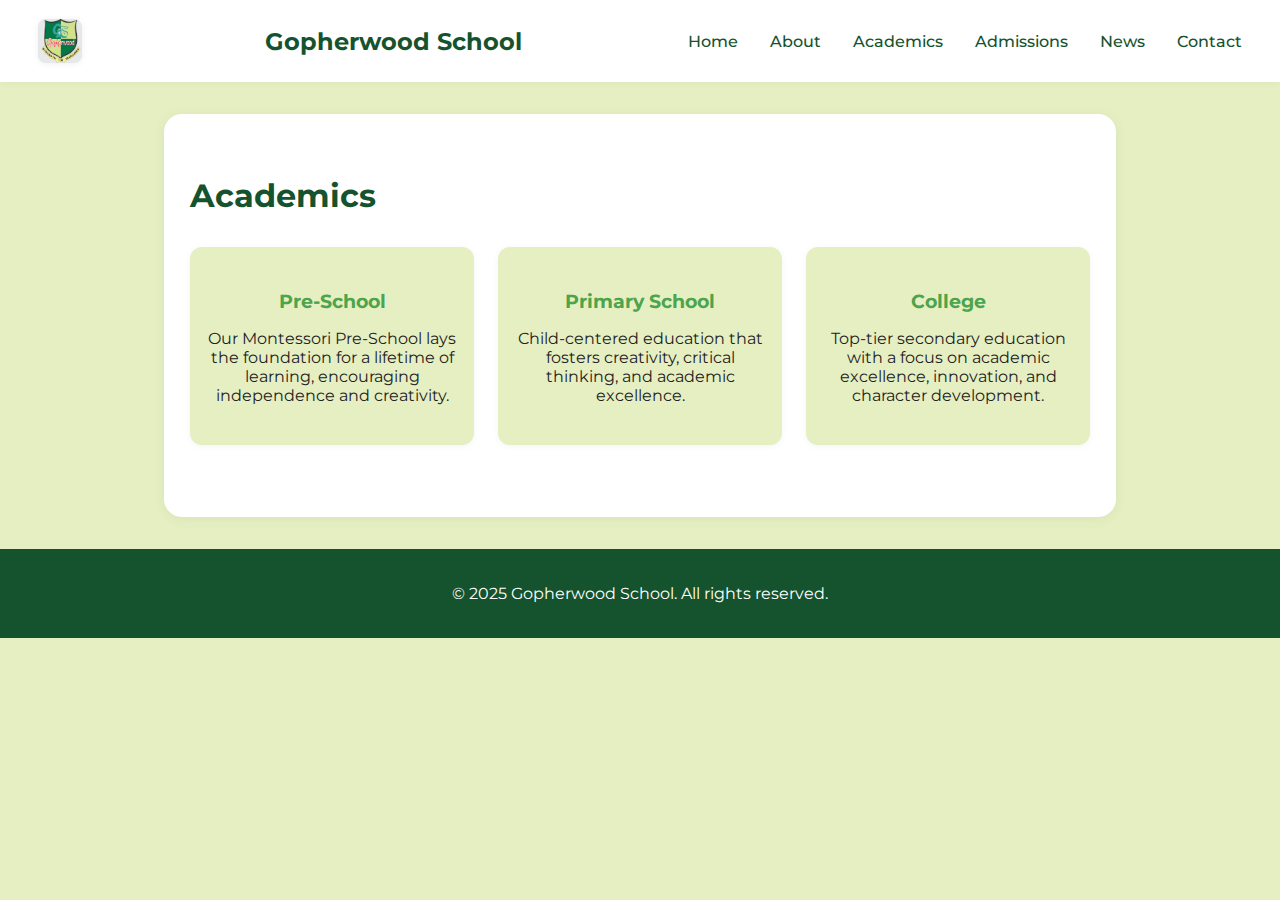
<file: academics.html>
<!-- Academics Page for Gopherwood School -->
<!DOCTYPE html>
<html lang="en">
<head>
    <meta charset="UTF-8">
    <meta name="viewport" content="width=device-width, initial-scale=1.0">
    <title>Academics - Gopherwood School</title>
    <link href="https://fonts.googleapis.com/css?family=Montserrat:700,400&display=swap" rel="stylesheet">
    <style>
        :root {
            --primary: #14532d;
            --secondary: #4ca44c;
            --accent: #e6efc2;
            --banner: #ffe066;
            --highlight: #e63946;
            --white: #fff;
            --text: #222;
        }
        body { background: var(--accent); color: var(--text); font-family: 'Montserrat', Arial, sans-serif; margin: 0; }
        .navbar { background: var(--white); box-shadow: 0 2px 8px rgba(20,83,45,0.04); padding: 1.2rem 3vw; display: flex; justify-content: space-between; align-items: center; }
        .logo { font-weight: 700; font-size: 1.5rem; color: var(--primary); }
        .nav-links { list-style: none; display: flex; gap: 2rem; margin: 0; padding: 0; }
        .nav-links a { text-decoration: none; color: var(--primary); font-weight: 500; transition: color 0.2s; }
        .nav-links a:hover { color: var(--highlight); }
        main { max-width: 900px; margin: 2rem auto; background: var(--white); border-radius: 18px; box-shadow: 0 2px 12px rgba(20,83,45,0.07); padding: 2.5rem 2vw; }
        h1 { color: var(--primary); }
        .academics-grid { display: grid; grid-template-columns: repeat(auto-fit, minmax(220px, 1fr)); gap: 1.5rem; margin: 2rem 0; }
        .academic-card { background: var(--accent); border-radius: 12px; padding: 1.5rem 1rem; box-shadow: 0 1px 6px rgba(20,83,45,0.06); text-align: center; }
        .academic-card h3 { color: var(--secondary); margin-bottom: 0.7rem; }
        footer { background: var(--primary); color: var(--white); text-align: center; padding: 1.2rem 0; font-size: 1rem; margin-top: 2rem; }

        @media (max-width: 700px) {
            .navbar {
                flex-direction: column;
                align-items: flex-start;
                padding: 1.2rem 2vw;
            }
            .nav-links {
                flex-direction: column;
                gap: 1rem;
                width: 100%;
                margin-top: 0.5rem;
                display: none;
                background: var(--white);
                position: absolute;
                top: 60px;
                left: 0;
                box-shadow: 0 2px 8px rgba(20,83,45,0.08);
                border-radius: 0 0 12px 12px;
                z-index: 99;
            }
            .nav-links.active {
                display: flex;
            }
            .nav-toggle {
                display: flex;
            }
        }
        .nav-toggle {
            display: none;
            flex-direction: column;
            cursor: pointer;
            margin-left: auto;
        }
        .nav-toggle span {
            height: 3px;
            width: 28px;
            background: var(--primary);
            margin: 4px 0;
            border-radius: 2px;
            transition: 0.3s;
        }
    </style>
</head>
<body>
    <nav class="navbar">
        <img src="schoollogo.jpg" alt="Gopherwood School Logo" style="height:44px;width:auto;margin-right:1rem;vertical-align:middle;border-radius:8px;background:#fff;box-shadow:0 1px 6px rgba(20,83,45,0.08);">
        <div class="logo">Gopherwood School</div>
        <div class="nav-toggle" id="nav-toggle">
            <span></span>
            <span></span>
            <span></span>
        </div>
        <ul class="nav-links" id="nav-links">
            <li><a href="test1.html">Home</a></li>
            <li><a href="about.html">About</a></li>
            <li><a href="academics.html">Academics</a></li>
            <li><a href="admissions.html">Admissions</a></li>
            <li><a href="news.html">News</a></li>
            <li><a href="contact.html">Contact</a></li>
        </ul>
    </nav>
    <main>
        <h1>Academics</h1>
        <div class="academics-grid">
            <div class="academic-card">
                <h3>Pre-School</h3>
                <p>Our Montessori Pre-School lays the foundation for a lifetime of learning, encouraging independence and creativity.</p>
            </div>
            <div class="academic-card">
                <h3>Primary School</h3>
                <p>Child-centered education that fosters creativity, critical thinking, and academic excellence.</p>
            </div>
            <div class="academic-card">
                <h3>College</h3>
                <p>Top-tier secondary education with a focus on academic excellence, innovation, and character development.</p>
            </div>
        </div>
    </main>
    <footer>
        <p>&copy; 2025 Gopherwood School. All rights reserved.</p>
    </footer>
    <script>
    // Mobile nav toggle
    document.addEventListener('DOMContentLoaded', function() {
        var navToggle = document.getElementById('nav-toggle');
        var navLinks = document.getElementById('nav-links');
        if(navToggle && navLinks) {
            navToggle.addEventListener('click', function() {
                navLinks.classList.toggle('active');
            });
        }
    });
    </script>
</body>
</html>
</file>
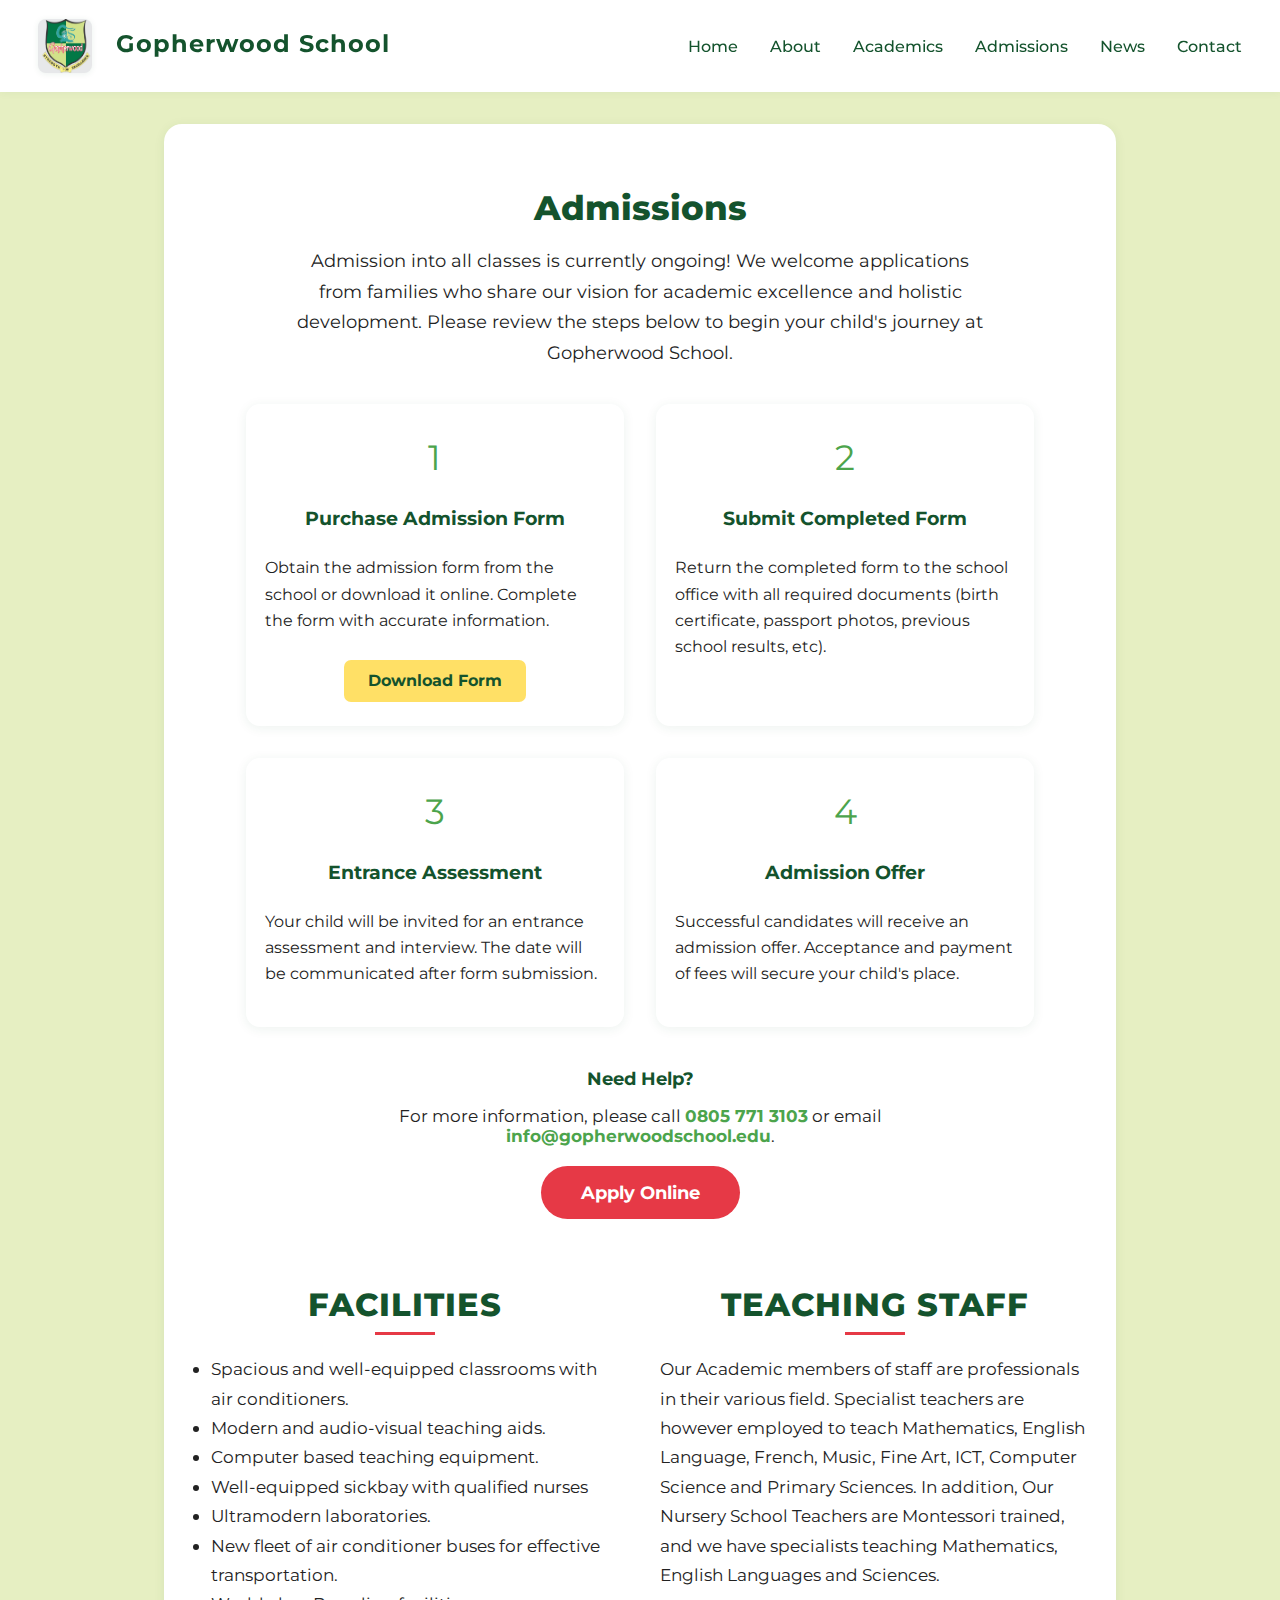
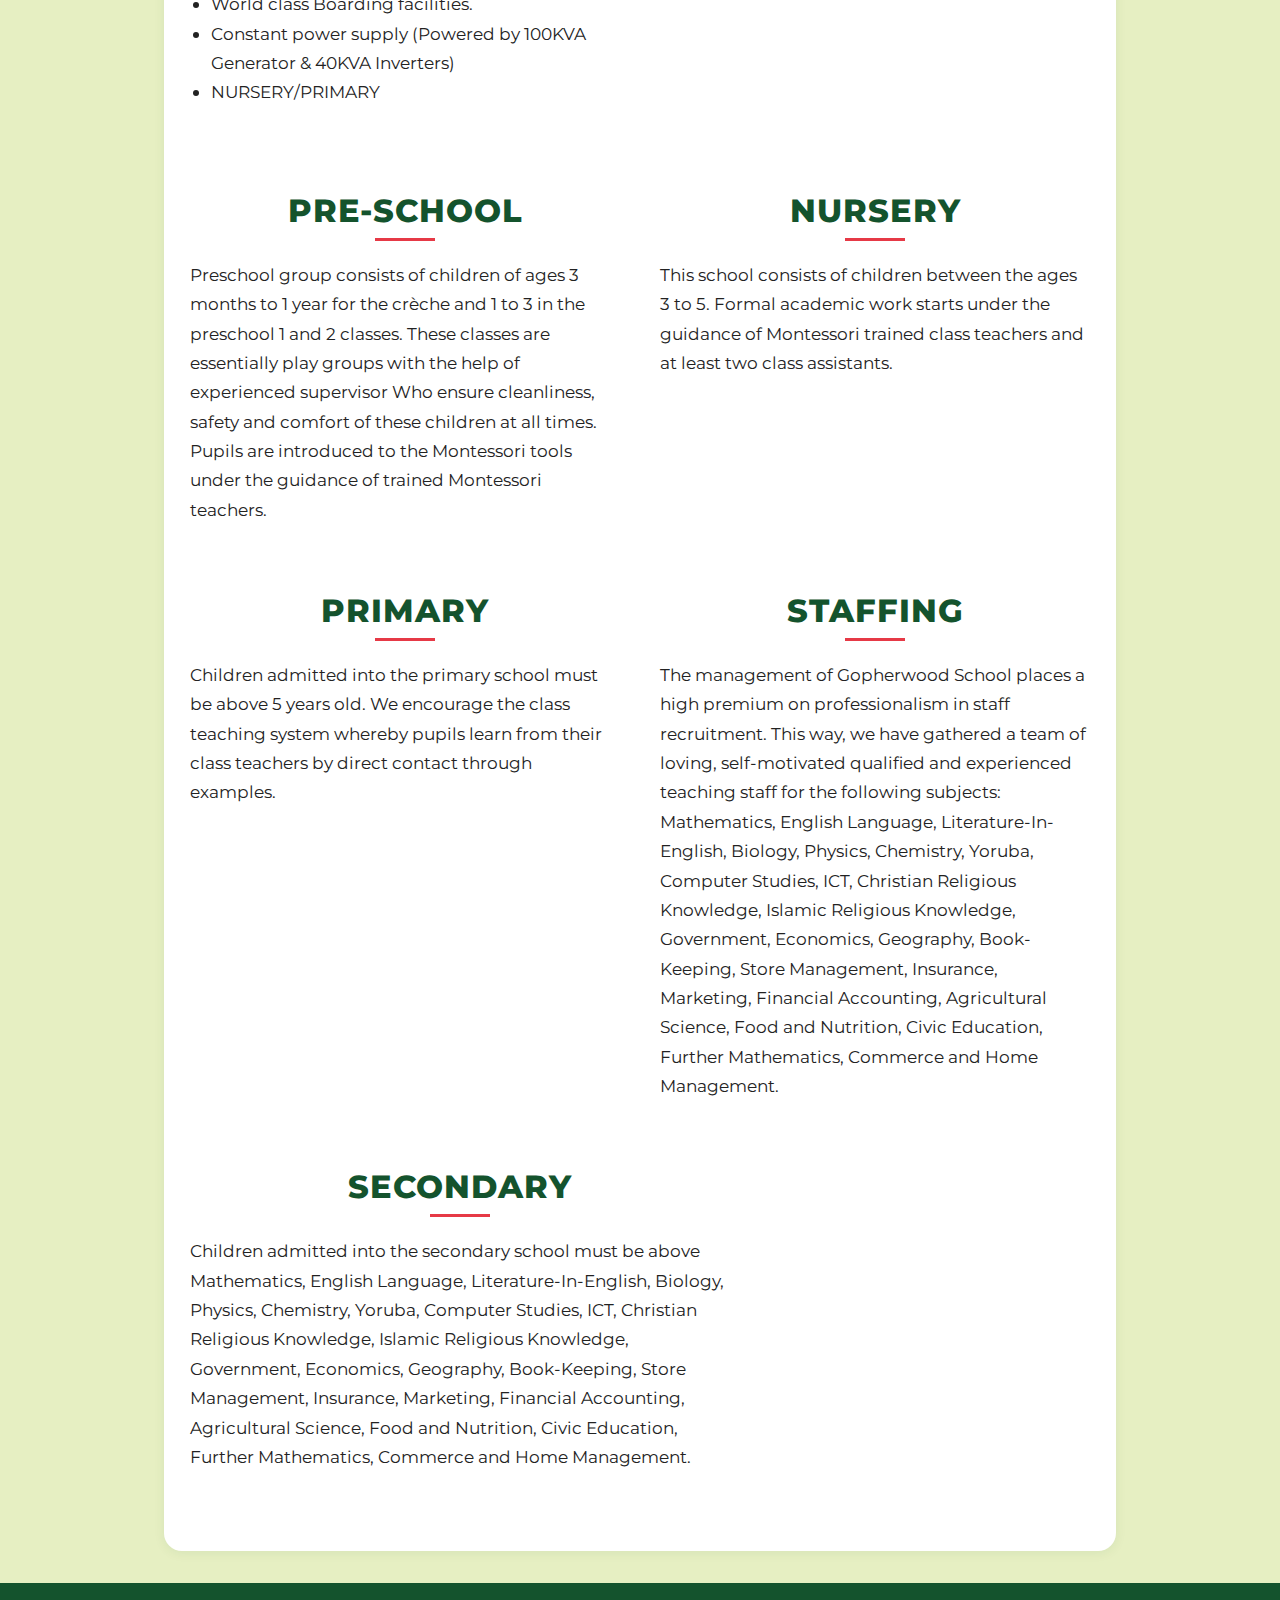
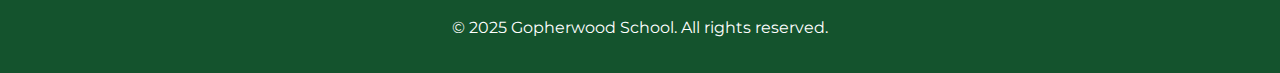
<file: admissions.html>
<!-- Admissions Page for Gopherwood School -->
<!DOCTYPE html>
<html lang="en">
<head>
    <meta charset="UTF-8">
    <meta name="viewport" content="width=device-width, initial-scale=1.0">
    <title>Admissions - Gopherwood School</title>
    <link href="https://fonts.googleapis.com/css?family=Montserrat:700,400&display=swap" rel="stylesheet">
    <link rel="stylesheet" href="styles.css">
    <style>
        :root {
            --primary: #14532d;
            --secondary: #4ca44c;
            --accent: #e6efc2;
            --banner: #ffe066;
            --highlight: #e63946;
            --white: #fff;
            --text: #222;
        }
        body { background: var(--accent); color: var(--text); font-family: 'Montserrat', Arial, sans-serif; margin: 0; }
        .navbar { background: var(--white); box-shadow: 0 2px 8px rgba(20,83,45,0.04); padding: 1.2rem 3vw; display: flex; justify-content: space-between; align-items: center; }
        .logo { font-weight: 700; font-size: 1.5rem; color: var(--primary); }
        .nav-links { list-style: none; display: flex; gap: 2rem; margin: 0; padding: 0; }
        .nav-links a { text-decoration: none; color: var(--primary); font-weight: 500; transition: color 0.2s; }
        .nav-links a:hover { color: var(--highlight); }
        main { max-width: 900px; margin: 2rem auto; background: var(--white); border-radius: 18px; box-shadow: 0 2px 12px rgba(20,83,45,0.07); padding: 2.5rem 2vw; }
        h1 { color: var(--primary); }
        .admission-links { margin: 2rem 0; display: flex; flex-wrap: wrap; gap: 1.5rem; }
        .admission-links a { background: var(--banner); color: var(--primary); padding: 1rem 2rem; border-radius: 8px; font-weight: 700; text-decoration: none; transition: background 0.2s; }
        .admission-links a:hover { background: var(--primary); color: var(--white); }
        footer { background: var(--primary); color: var(--white); text-align: center; padding: 1.2rem 0; font-size: 1rem; margin-top: 2rem; }
        @media (max-width: 700px) {
            .navbar {
                flex-direction: column;
                align-items: flex-start;
                padding: 1.2rem 2vw;
            }
            .nav-links {
                flex-direction: column;
                gap: 1rem;
                width: 100%;
                margin-top: 0.5rem;
                display: none;
                background: var(--white);
                position: absolute;
                top: 60px;
                left: 0;
                box-shadow: 0 2px 8px rgba(20,83,45,0.08);
                border-radius: 0 0 12px 12px;
                z-index: 99;
            }
            .nav-links.active {
                display: flex;
            }
            .nav-toggle {
                display: flex;
            }
        }
        .nav-toggle {
            display: none;
            flex-direction: column;
            cursor: pointer;
            margin-left: auto;
        }
        .nav-toggle span {
            height: 3px;
            width: 28px;
            background: var(--primary);
            margin: 4px 0;
            border-radius: 2px;
            transition: 0.3s;
        }
    </style>
</head>
<body>
    <nav class="navbar">
        
        <div class="logo"><img id="logo" src="schoollogo.jpg" alt="Gopherwood School Logo"> Gopherwood School</div>
        <div class="nav-toggle" id="nav-toggle">
            <span></span>
            <span></span>
            <span></span>
        </div>
        <ul class="nav-links" id="nav-links">
            <li><a href="index.html">Home</a></li>
            <li><a href="about.html">About</a></li>
            <li><a href="academics.html">Academics</a></li>
            <li><a href="admissions.html">Admissions</a></li>
            <li><a href="news.html">News</a></li>
            <li><a href="contact.html">Contact</a></li>
        </ul>
    </nav>
    <main>
        <h1 style="color:var(--primary);font-size:2.1rem;font-weight:800;margin-bottom:0.7rem;text-align:center;">Admissions</h1>
        <div style="max-width:700px;margin:0 auto 2.2rem auto;text-align:center;">
            <p style="font-size:1.13rem;line-height:1.7;margin-bottom:1.2rem;">Admission into all classes is currently ongoing! We welcome applications from families who share our vision for academic excellence and holistic development. Please review the steps below to begin your child's journey at Gopherwood School.</p>
        </div>
        <div style="display:flex;flex-wrap:wrap;gap:2rem;justify-content:center;margin-bottom:2.5rem;">
            <div style="flex:1 1 260px;min-width:240px;max-width:340px;background:var(--white);border-radius:14px;box-shadow:0 2px 12px rgba(20,83,45,0.08);padding:2rem 1.2rem 1.5rem 1.2rem;display:flex;flex-direction:column;align-items:center;">
                <div style="font-size:2.2rem;color:var(--secondary);margin-bottom:0.7rem;">1</div>
                <h2 style="color:var(--primary);font-size:1.2rem;font-weight:700;margin-bottom:0.5rem;">Purchase Admission Form</h2>
                <p style="font-size:1.02rem;line-height:1.6;">Obtain the admission form from the school or download it online. Complete the form with accurate information.</p>
                <a href="#" style="margin-top:0.7rem;background:var(--banner);color:var(--primary);padding:0.7rem 1.5rem;border-radius:7px;font-weight:700;text-decoration:none;transition:background 0.2s;">Download Form</a>
            </div>
            <div style="flex:1 1 260px;min-width:240px;max-width:340px;background:var(--white);border-radius:14px;box-shadow:0 2px 12px rgba(20,83,45,0.08);padding:2rem 1.2rem 1.5rem 1.2rem;display:flex;flex-direction:column;align-items:center;">
                <div style="font-size:2.2rem;color:var(--secondary);margin-bottom:0.7rem;">2</div>
                <h2 style="color:var(--primary);font-size:1.2rem;font-weight:700;margin-bottom:0.5rem;">Submit Completed Form</h2>
                <p style="font-size:1.02rem;line-height:1.6;">Return the completed form to the school office with all required documents (birth certificate, passport photos, previous school results, etc).</p>
            </div>
            <div style="flex:1 1 260px;min-width:240px;max-width:340px;background:var(--white);border-radius:14px;box-shadow:0 2px 12px rgba(20,83,45,0.08);padding:2rem 1.2rem 1.5rem 1.2rem;display:flex;flex-direction:column;align-items:center;">
                <div style="font-size:2.2rem;color:var(--secondary);margin-bottom:0.7rem;">3</div>
                <h2 style="color:var(--primary);font-size:1.2rem;font-weight:700;margin-bottom:0.5rem;">Entrance Assessment</h2>
                <p style="font-size:1.02rem;line-height:1.6;">Your child will be invited for an entrance assessment and interview. The date will be communicated after form submission.</p>
            </div>
            <div style="flex:1 1 260px;min-width:240px;max-width:340px;background:var(--white);border-radius:14px;box-shadow:0 2px 12px rgba(20,83,45,0.08);padding:2rem 1.2rem 1.5rem 1.2rem;display:flex;flex-direction:column;align-items:center;">
                <div style="font-size:2.2rem;color:var(--secondary);margin-bottom:0.7rem;">4</div>
                <h2 style="color:var(--primary);font-size:1.2rem;font-weight:700;margin-bottom:0.5rem;">Admission Offer</h2>
                <p style="font-size:1.02rem;line-height:1.6;">Successful candidates will receive an admission offer. Acceptance and payment of fees will secure your child's place.</p>
            </div>
        </div>
        <div style="max-width:700px;margin:0 auto 2.2rem auto;text-align:center;">
            <h3 style="color:var(--primary);font-size:1.15rem;font-weight:700;margin-bottom:0.5rem;">Need Help?</h3>
            <p style="font-size:1.05rem;">For more information, please call <a href="tel:+2348057713103" style="color:var(--secondary);font-weight:700;text-decoration:none;">0805 771 3103</a> or email <a href="mailto:info@gopherwoodschool.edu" style="color:var(--secondary);font-weight:700;text-decoration:none;">info@gopherwoodschool.edu</a>.</p>
        </div>
        <div style="max-width:700px;margin:0 auto 2.2rem auto;text-align:center;">
            <a href="#" style="background:var(--highlight);color:var(--white);padding:1rem 2.5rem;border-radius:30px;font-weight:700;font-size:1.1rem;text-decoration:none;transition:background 0.2s;">Apply Online</a>
        </div>
        <section style="display:flex;flex-wrap:wrap;gap:2.5rem;align-items:stretch;justify-content:space-between;margin:3.5rem 0 2.5rem 0;">
            <!-- Facilities -->
            <div style="flex:1 1 340px;min-width:260px;max-width:540px;">
                <h2 style="text-align:center;font-size:2rem;font-weight:800;color:var(--primary);margin-bottom:0.2rem;letter-spacing:1px;">FACILITIES</h2>
                <div style="width:60px;height:3px;background:var(--highlight);margin:0.5rem auto 1.2rem auto;"></div>
                <ul style="font-size:1.08rem;line-height:1.7;color:var(--text);padding-left:1.2em;">
                    <li>Spacious and well-equipped classrooms with air conditioners.</li>
                    <li>Modern and audio-visual teaching aids.</li>
                    <li>Computer based teaching equipment.</li>
                    <li>Well-equipped sickbay with qualified nurses</li>
                    <li>Ultramodern laboratories.</li>
                    <li>New fleet of air conditioner buses for effective transportation.</li>
                    <li>World class Boarding facilities.</li>
                    <li>Constant power supply (Powered by 100KVA Generator & 40KVA Inverters)</li>
                    <li>NURSERY/PRIMARY</li>
                </ul>
            </div>
            <!-- Teaching Staff -->
            <div style="flex:1 1 340px;min-width:260px;max-width:540px;">
                <h2 style="text-align:center;font-size:2rem;font-weight:800;color:var(--primary);margin-bottom:0.2rem;letter-spacing:1px;">TEACHING STAFF</h2>
                <div style="width:60px;height:3px;background:var(--highlight);margin:0.5rem auto 1.2rem auto;"></div>
                <p style="font-size:1.08rem;line-height:1.7;color:var(--text);margin:0;">Our Academic members of staff are professionals in their various field. Specialist teachers are however employed to teach Mathematics, English Language, French, Music, Fine Art, ICT, Computer Science and Primary Sciences. In addition, Our Nursery School Teachers are Montessori trained, and we have specialists teaching Mathematics, English Languages and Sciences.</p>
            </div>
        </section>
        <section style="display:flex;flex-wrap:wrap;gap:2.5rem;align-items:stretch;justify-content:space-between;margin-bottom:2.5rem;">
            <!-- Pre-School -->
            <div style="flex:1 1 340px;min-width:260px;max-width:540px;">
                <h2 style="text-align:center;font-size:2rem;font-weight:800;color:var(--primary);margin-bottom:0.2rem;letter-spacing:1px;">PRE-SCHOOL</h2>
                <div style="width:60px;height:3px;background:var(--highlight);margin:0.5rem auto 1.2rem auto;"></div>
                <p style="font-size:1.08rem;line-height:1.7;color:var(--text);margin:0;">Preschool group consists of children of ages 3 months to 1 year for the crèche and 1 to 3 in the preschool 1 and 2 classes. These classes are essentially play groups with the help of experienced supervisor Who ensure cleanliness, safety and comfort of these children at all times. Pupils are introduced to the Montessori tools under the guidance of trained Montessori teachers.</p>
            </div>
            <!-- Nursery -->
            <div style="flex:1 1 340px;min-width:260px;max-width:540px;">
                <h2 style="text-align:center;font-size:2rem;font-weight:800;color:var(--primary);margin-bottom:0.2rem;letter-spacing:1px;">NURSERY</h2>
                <div style="width:60px;height:3px;background:var(--highlight);margin:0.5rem auto 1.2rem auto;"></div>
                <p style="font-size:1.08rem;line-height:1.7;color:var(--text);margin:0;">This school consists of children between the ages 3 to 5. Formal academic work starts under the guidance of Montessori trained class teachers and at least two class assistants.</p>
            </div>
        </section>
        <section style="display:flex;flex-wrap:wrap;gap:2.5rem;align-items:stretch;justify-content:space-between;margin-bottom:2.5rem;">
            <!-- Primary -->
            <div style="flex:1 1 340px;min-width:260px;max-width:540px;">
                <h2 style="text-align:center;font-size:2rem;font-weight:800;color:var(--primary);margin-bottom:0.2rem;letter-spacing:1px;">PRIMARY</h2>
                <div style="width:60px;height:3px;background:var(--highlight);margin:0.5rem auto 1.2rem auto;"></div>
                <p style="font-size:1.08rem;line-height:1.7;color:var(--text);margin:0;">Children admitted into the primary school must be above 5 years old. We encourage the class teaching system whereby pupils learn from their class teachers by direct contact through examples.</p>
            </div>
            <!-- Staffing -->
            <div style="flex:1 1 340px;min-width:260px;max-width:540px;">
                <h2 style="text-align:center;font-size:2rem;font-weight:800;color:var(--primary);margin-bottom:0.2rem;letter-spacing:1px;">STAFFING</h2>
                <div style="width:60px;height:3px;background:var(--highlight);margin:0.5rem auto 1.2rem auto;"></div>
                <p style="font-size:1.08rem;line-height:1.7;color:var(--text);margin:0;">The management of Gopherwood School places a high premium on professionalism in staff recruitment. This way, we have gathered a team of loving, self-motivated qualified and experienced teaching staff for the following subjects:</p>
                <p style="font-size:1.08rem;line-height:1.7;color:var(--text);margin:0;">Mathematics, English Language, Literature-In-English, Biology, Physics, Chemistry, Yoruba, Computer Studies, ICT, Christian Religious Knowledge, Islamic Religious Knowledge, Government, Economics, Geography, Book-Keeping, Store Management, Insurance, Marketing, Financial Accounting, Agricultural Science, Food and Nutrition, Civic Education, Further Mathematics, Commerce and Home Management.</p>
            </div>
        </section>
        <section style="display:flex;flex-wrap:wrap;gap:2.5rem;align-items:stretch;justify-content:space-between;margin-bottom:2.5rem;">
            <!-- Secondary -->
            <div style="flex:1 1 340px;min-width:260px;max-width:540px;">
                <h2 style="text-align:center;font-size:2rem;font-weight:800;color:var(--primary);margin-bottom:0.2rem;letter-spacing:1px;">SECONDARY</h2>
                <div style="width:60px;height:3px;background:var(--highlight);margin:0.5rem auto 1.2rem auto;"></div>
                <p style="font-size:1.08rem;line-height:1.7;color:var(--text);margin:0;">Children admitted into the secondary school must be above
                Mathematics, English Language, Literature-In-English, Biology, Physics, Chemistry, Yoruba, Computer Studies, ICT, Christian Religious Knowledge, Islamic Religious Knowledge, Government, Economics, Geography, Book-Keeping, Store Management, Insurance, Marketing, Financial Accounting, Agricultural Science, Food and Nutrition, Civic Education, Further Mathematics, Commerce and Home Management.</p>
            </div>
        </section>
    </main>
    <footer>
        <p>&copy; 2025 Gopherwood School. All rights reserved.</p>
    </footer>
    <script>
    // Mobile nav toggle
    document.addEventListener('DOMContentLoaded', function() {
        var navToggle = document.getElementById('nav-toggle');
        var navLinks = document.getElementById('nav-links');
        if(navToggle && navLinks) {
            navToggle.addEventListener('click', function() {
                navLinks.classList.toggle('active');
            });
        }
    });
    </script>
</body>
</html>
</file>
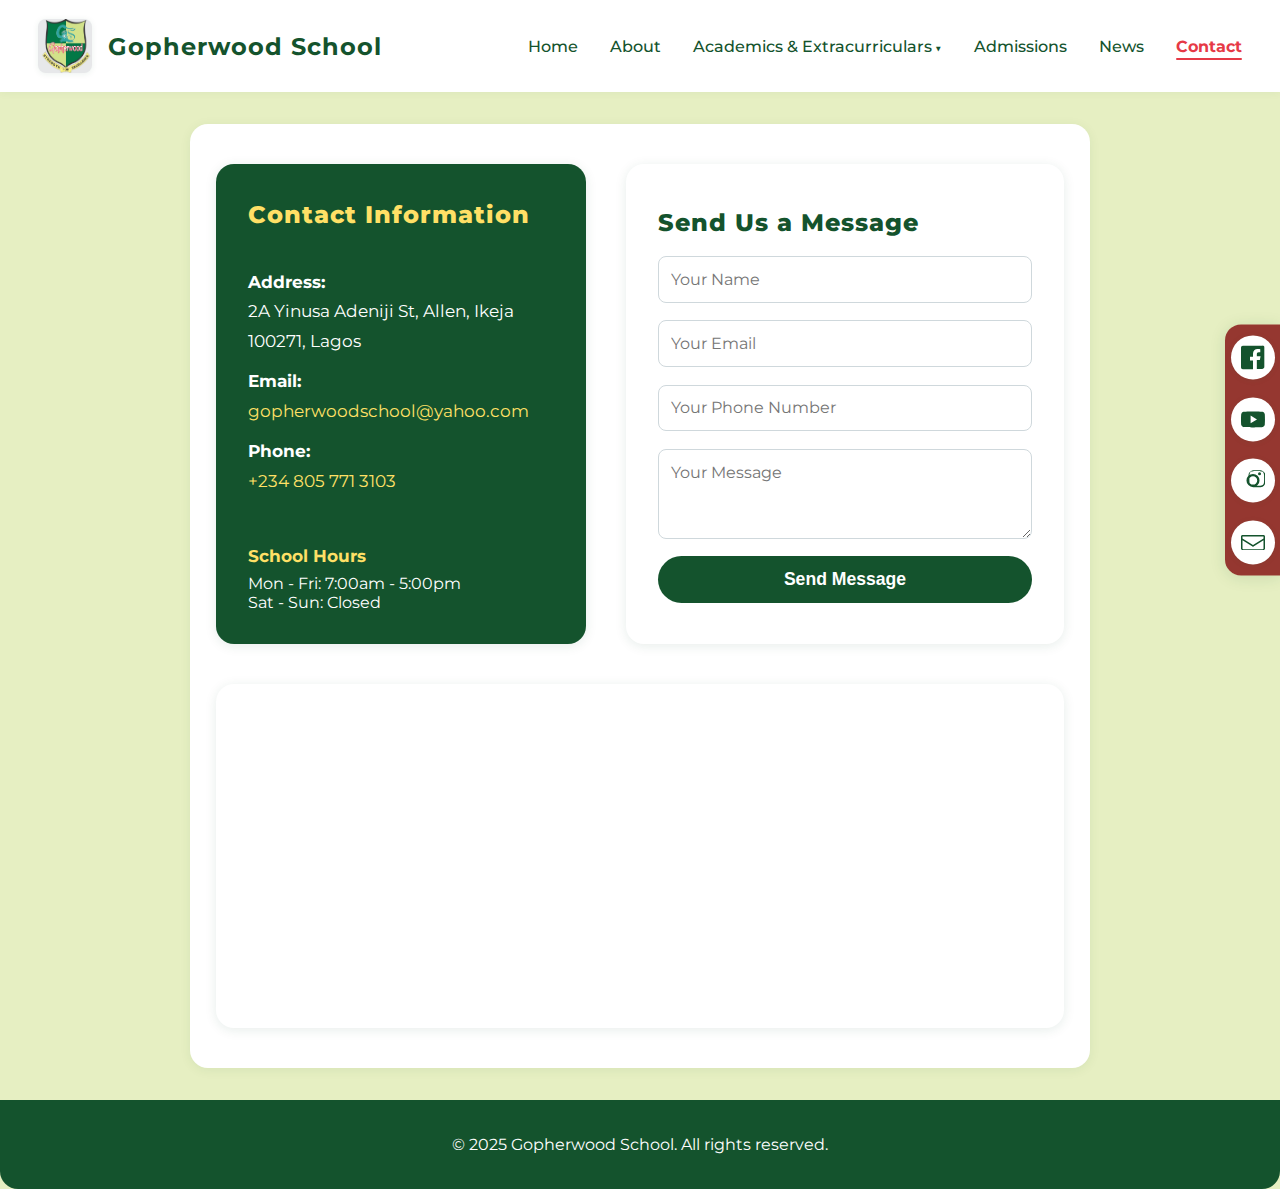
<file: contact.html>
<!-- Contact Page for Gopherwood School -->
<!DOCTYPE html>
<html lang="en">
<head>
    <meta charset="UTF-8">
    <meta name="viewport" content="width=device-width, initial-scale=1.0">
    <title>Contact - Gopherwood School</title>
    <link href="https://fonts.googleapis.com/css?family=Montserrat:700,400&display=swap" rel="stylesheet">
    <link rel="stylesheet" href="styles.css">
    <style>
        :root {
            --primary: #14532d;
            --secondary: #4ca44c;
            --accent: #e6efc2;
            --banner: #ffe066;
            --highlight: #e63946;
            --white: #fff;
            --text: #222;
        }
        html {
            box-sizing: border-box;
            font-size: 16px;
        }
        *, *:before, *:after {
            box-sizing: inherit;
        }
        body { background: var(--accent); color: var(--text); font-family: 'Montserrat', Arial, sans-serif; margin: 0; min-height: 100vh;}
        .navbar { background: var(--white); box-shadow: 0 2px 8px rgba(20,83,45,0.04); padding: 1.2rem 3vw; display: flex; justify-content: space-between; align-items: center; position: relative;}
        .logo { font-weight: 700; font-size: 1.5rem; color: var(--primary); display: flex; align-items: center;}
        .logo img { height: 44px; width: auto; margin-right: 0.7rem; border-radius: 8px; background: #fff; box-shadow: 0 1px 6px rgba(20,83,45,0.08);}
       /*av-links a { text-decoration: none; color: var(--primary); font-weight: 500; transition: color 0.2s; }
        .nav-links a:hover { color: var(--highlight); }
        .nav-toggle { display: none; flex-direction: column; cursor: pointer; margin-left: auto; }
        .nav-toggle span { height: 3px; width: 28px; background: var(--primary); margin: 4px 0; border-radius: 2px; transition: 0.3s; }*/
        main { max-width: 900px; margin: 2rem auto; background: var(--white); border-radius: 18px; box-shadow: 0 2px 12px rgba(20,83,45,0.07); padding: 2.5rem 2vw; }
        h1 { color: var(--primary); }
        .contact-form { display: flex; flex-direction: column; gap: 1rem; max-width: 400px; margin-bottom: 1.5rem; }
        .contact-form input, .contact-form textarea { padding: 0.8rem; border: 1px solid #cfd8dc; border-radius: 8px; font-size: 1rem; font-family: inherit; }
        .contact-form textarea { min-height: 90px; resize: vertical; }
        .contact-form button { background: var(--primary); color: var(--white); border: none; border-radius: 30px; padding: 0.8rem 0; font-size: 1.1rem; font-weight: 700; cursor: pointer; transition: background 0.2s; }
        .contact-form button:hover { background: var(--highlight); color: var(--white); }
        .contact-info { color: var(--primary); }
        footer { background: var(--primary); color: var(--white); text-align: center; padding: 1.2rem 0; font-size: 1rem; margin-top: 2rem; border-radius: 0 0 18px 18px; }
        
        /* Responsive Styles */
        @media (max-width: 1024px) {
            main {
                max-width: 98vw;
                padding: 2rem 1vw;
            }
        }
        @media (max-width: 900px) {
           /* .navbar {
                padding: 1.2rem 2vw;
            }*/
            main {
                padding: 1.5rem 1vw;
            }
        }
        @media (max-width: 700px) {
           /* .navbar {
                flex-direction: column;
                align-items: flex-start;
                padding: 1.2rem 2vw;
            }
            .nav-links {
                flex-direction: column;
                gap: 1rem;
                width: 100%;
                margin-top: 0.5rem;
                display: none;
                background: var(--white);
                position: absolute;
                top: 60px;
                left: 0;
                box-shadow: 0 2px 8px rgba(20,83,45,0.08);
                border-radius: 0 0 12px 12px;
                z-index: 99;
            }
            .nav-links.active {
                display: flex;
            }
            .nav-toggle {
                display: flex;
            }*/
            main > div {
                flex-direction: column;
                gap: 1.2rem;
                padding: 0;
            }
            main {
                padding: 1.2rem 2vw;
            }
            section[style*='background:var(--primary)'] {
                max-width: 100%;
                min-width: 0;
                border-radius: 12px;
                padding: 1.2rem 1rem 1rem 1rem;
            }
            section[style*='background:var(--white)'] {
                max-width: 100%;
                min-width: 0;
                border-radius: 12px;
                padding: 1.2rem 1rem 1rem 1rem;
            }
            .contact-form input, .contact-form textarea {
                font-size: 1rem;
            }
           
        }
        @media (max-width: 400px) {
            main {
                padding: 0.5rem 0.5vw;
            }
            main > div {
                gap: 0.7rem;
            }
            section[style*='background:var(--primary)'],
            section[style*='background:var(--white)'] {
                padding: 0.7rem 0.5rem 0.7rem 0.5rem;
                border-radius: 8px;
            }
            h2, h3 {
                font-size: 1.1rem !important;
            }
            .contact-form input, .contact-form textarea {
                font-size: 0.95rem;
            }
            iframe {
                height: 120px !important;
            }
        }
        /* Responsive Google Map */
        @media (max-width: 700px) {
            iframe {
                height: 180px !important;
            }
        }
    </style>
</head>
<body>
    <nav class="navbar" aria-label="Main Navigation">
  <div class="logo">
    <img id="logo" src="schoollogo.jpg" alt="Gopherwood School Logo">
    Gopherwood School
  </div>
  <div
    class="nav-toggle"
    id="nav-toggle"
    aria-label="Toggle navigation"
    aria-expanded="false"
    tabindex="0"
    role="button"
  >
    <span></span>
    <span></span>
    <span></span>
  </div>
  <ul class="nav-links" id="nav-links">
    <li><a href="index.html">Home</a></li>
    <li><a href="about.html">About</a></li>
    <li class="dropdown">
      <a href="#dropdownn" class="dropbtn" aria-haspopup="true" aria-expanded="false">Academics & Extracurriculars</a>
      <ul id="dropdownn" class="dropdown-content">
        <li><a href="academics.html">Academics Overview</a></li>
        <li><a href="extracurriculars.html">Extracurriculars</a></li>
      </ul>
    </li>
    <li><a href="admissions.html">Admissions</a></li>
    <li><a href="news.html">News</a></li>
    <li><a href="contact.html">Contact</a></li>
  </ul>
</nav>

    <main>
        <div style="display:flex;flex-wrap:wrap;gap:2.5rem;align-items:stretch;justify-content:space-between;">
            <!-- Contact Info Card -->
            <section style="flex:1 1 320px;min-width:300px;max-width:370px;background:var(--primary);color:var(--white);border-radius:18px;padding:2.2rem 2rem 2rem 2rem;box-shadow:0 2px 12px rgba(20,83,45,0.10);display:flex;flex-direction:column;gap:1.2rem;">
                <h2 style="color:var(--banner);font-size:1.5rem;margin:0 0 1.2rem 0;font-weight:800;letter-spacing:1px;">Contact Information</h2>
                <div style="font-size:1.08rem;line-height:1.7;">
                    <p style="margin:0 0 0.7rem 0;"><strong>Address:</strong><br>2A Yinusa Adeniji St, Allen, Ikeja 100271, Lagos</p>
                    <p style="margin:0 0 0.7rem 0;"><strong>Email:</strong><br><a href="mailto:gopherwoodschool@yahoo.com" style="color:var(--banner);text-decoration:none;">gopherwoodschool@yahoo.com</a></p>
                    <p style="margin:0 0 0.7rem 0;"><strong>Phone:</strong><br><a href="tel:+2348057713103" style="color:var(--banner);text-decoration:none;">+234 805 771 3103</a></p>
                </div>
                <div style="margin-top:1.2rem;">
                    <h3 style="font-size:1.08rem;color:var(--banner);margin:0 0 0.5rem 0;font-weight:700;">School Hours</h3>
                    <p style="margin:0;font-size:1rem;">Mon - Fri: 7:00am - 5:00pm<br>Sat - Sun: Closed</p>
                </div>
            </section>
            <!-- Contact Form Card -->
            <section style="flex:1 1 350px;min-width:320px;max-width:480px;background:var(--white);border-radius:18px;padding:2.2rem 2rem 2rem 2rem;box-shadow:0 2px 12px rgba(20,83,45,0.10);display:flex;flex-direction:column;justify-content:center;">
                <h2 style="color:var(--primary);font-size:1.5rem;margin:0 0 1.2rem 0;font-weight:800;letter-spacing:1px;">Send Us a Message</h2>
                <form method="post" action="https://formspree.io/f/xldndoqy" class="contact-form" id="contact-form" style="gap:1.1rem;max-width:none;margin-bottom:0;">
                    <input type="text" name="name" placeholder="Your Name" required>
                    <input type="email" name="email" placeholder="Your Email" required>
                    <input type="tel" name="phone" placeholder="Your Phone Number" required>
                    <textarea name="message" placeholder="Your Message" required></textarea>
                    <button type="submit">Send Message</button>
                </form>
            </section>
        </div>
        <!-- Embedded Google Map -->
        <div style="margin-top:2.5rem;border-radius:18px;overflow:hidden;box-shadow:0 2px 12px rgba(20,83,45,0.10);">
            <iframe src="https://www.google.com/maps?q=2A+Yinusa+Adeniji+St,+Allen,+Ikeja+100271,+Lagos&output=embed" width="100%" height="340" style="border:0;" allowfullscreen="" loading="lazy" referrerpolicy="no-referrer-when-downgrade"></iframe>
        </div>
    </main>
    <footer>
        <p>&copy; 2025 Gopherwood School. All rights reserved.</p>
    </footer>

    <div id="thankyou-modal" style="display:none;position:fixed;z-index:9999;top:0;left:0;width:100vw;height:100vh;background:rgba(20,83,45,0.32);align-items:center;justify-content:center;">
      <div style="background:var(--white);border-radius:18px;box-shadow:0 8px 32px rgba(20,83,45,0.18);padding:2.2rem 2rem;max-width:350px;width:90vw;text-align:center;position:relative;">
        <div style="font-size:2.2rem;color:var(--secondary);margin-bottom:0.7rem;">&#10003;</div>
        <div style="font-size:1.25rem;font-weight:700;color:var(--primary);margin-bottom:1.1rem;">Thank you for contacting us!</div>
        <div style="font-size:1.05rem;color:#444;margin-bottom:1.5rem;">Your response has been received. We will get back to you soon.</div>
        <button id="thankyou-close-btn" style="background:var(--highlight);color:var(--white);font-weight:700;font-size:1.08rem;padding:0.6rem 2rem;border:none;border-radius:6px;cursor:pointer;transition:background 0.2s;">Close</button>
      </div>
    </div>

    <div id="social-media-bar">
    <a href="https://www.facebook.com/gopherwood.ikeja" target="_blank" class="social-icon facebook" aria-label="Facebook">
        <svg viewBox="0 0 32 32"><path d="M29 0h-26c-1.7 0-3 1.3-3 3v26c0 1.7 1.3 3 3 3h13v-12h-4v-5h4v-4c0-4.1 2.5-6.3 6.1-6.3 1.8 0 3.6.3 3.6.3v4h-2c-2 0-2.6 1.2-2.6 2.5v3h5l-1 5h-4v12h7c1.7 0 3-1.3 3-3v-26c0-1.7-1.3-3-3-3z" /></svg>
    </a>
    <a href="https://www.youtube.com/@gopherwoodschool8683" target="_blank" class="social-icon youtube" aria-label="YouTube">
        <svg viewBox="0 0 32 32"><path d="M31.67 8.67a4 4 0 0 0-2.8-2.83C26.07 5.33 16 5.33 16 5.33s-10.07 0-12.87.51A4 4 0 0 0 .33 8.67C0 11.47 0 16 0 16s0 4.53.33 7.33a4 4 0 0 0 2.8 2.83c2.8.51 12.87.51 12.87.51s10.07 0 12.87-.51a4 4 0 0 0 2.8-2.83C32 20.53 32 16 32 16s0-4.53-.33-7.33zM12.8 21.2V10.8l8.53 5.2z"/></svg>
    </a>
    <a href="https://www.instagram.com/gopherwood.school" target="_blank" class="social-icon instagram" aria-label="Instagram">
        <svg viewBox="0 0 32 32"><path d="M16 7.3a8.7 8.7 0 1 0 0 17.4 8.7 8.7 0 0 0 0-17.4zm0 14.3a5.6 5.6 0 1 1 0-11.2 5.6 5.6 0 0 1 0 11.2zm10.7-14.5a2 2 0 1 1-4 0 2 2 0 0 1 4 0zm5.7 2c-.1-1.2-.3-2.1-.7-2.9a5.8 5.8 0 0 0-2.9-2.9c-.8-.4-1.7-.6-2.9-.7-1.2-.1-1.6-.1-4.7-.1s-3.5 0-4.7.1c-1.2.1-2.1.3-2.9.7a5.8 5.8 0 0 0-2.9 2.9c-.4.8-.6 1.7-.7 2.9-.1 1.2-.1 1.6-.1 4.7s0 3.5.1 4.7c.1 1.2.3 2.1.7 2.9a5.8 5.8 0 0 0 2.9 2.9c.8.4 1.7.6 2.9.7 1.2.1 1.6.1 4.7.1s3.5 0 4.7-.1c1.2-.1 2.1-.3 2.9-.7a5.8 5.8 0 0 0 2.9-2.9c.4-.8.6-1.7.7-2.9.1-1.2.1-1.6.1-4.7s0-3.5-.1-4.7zm-2.2 11.4a3.7 3.7 0 0 1-2.1 2.1c-.6.2-1.2.4-2.5.5-1.2.1-1.6.1-4.6.1s-3.4 0-4.6-.1c-1.3-.1-1.9-.3-2.5-.5a3.7 3.7 0 0 1-2.1-2.1c-.2-.6-.4-1.2-.5-2.5-.1-1.2-.1-1.6-.1-4.6s0-3.4.1-4.6c.1-1.3.3-1.9.5-2.5a3.7 3.7 0 0 1 2.1-2.1c.6-.2 1.2-.4 2.5-.5 1.2-.1 1.6-.1 4.6-.1s3.4 0 4.6.1c1.3.1 1.9.3 2.5.5a3.7 3.7 0 0 1 2.1 2.1c.2.6.4 1.2.5 2.5.1 1.2.1 1.6.1 4.6s0 3.4-.1 4.6c-.1 1.3-.3 1.9-.5 2.5z" /></svg>
    </a>
    <a href="mailto:gopherwoodschool@yahoo.com" class="social-icon email" aria-label="Email">
        <svg viewBox="0 0 32 32"><path d="M2 6c-1.1 0-2 .9-2 2v16c0 1.1.9 2 2 2h28c1.1 0 2-.9 2-2v-16c0-1.1-.9-2-2-2h-28zm0 2h28v2.7l-14 8.8-14-8.8v-2.7zm0 5.2l13.3 8.4c.4.3 1 .3 1.4 0l13.3-8.4v10.8c0 .6-.4 1-1 1h-26c-.6 0-1-.4-1-1v-10.8z"/></svg>
    </a>
</div>


    <script>
    
    
        const navToggle = document.getElementById("nav-toggle");
  const navLinks = document.getElementById("nav-links");
  const dropdown = document.querySelector(".dropdown");
  const dropdownContent = document.querySelector(".dropdown-content");
  const currentPage = window.location.pathname.split("/").pop();

  navToggle.addEventListener("click", () => {
    const expanded = navToggle.getAttribute("aria-expanded") === "true";
    navToggle.setAttribute("aria-expanded", !expanded);
    navLinks.classList.toggle("active");
    navToggle.classList.toggle("open");
  });

  document.addEventListener("click", (e) => {
    if (!navLinks.contains(e.target) && !navToggle.contains(e.target)) {
      navLinks.classList.remove("active");
      navToggle.classList.remove("open");
      navToggle.setAttribute("aria-expanded", false);
      dropdownContent.classList.remove("show");
    }
  });

  dropdown.addEventListener("click", (e) => {
    e.stopPropagation();
    dropdownContent.classList.toggle("show");
  });

  document.querySelectorAll(".nav-links a").forEach((link) => {
    if (link.getAttribute("href") === currentPage) {
      link.classList.add("active-page");
    }
  });





        // Social icons animation
        document.querySelectorAll('#social-media-bar .social-icon').forEach(icon => {
            icon.addEventListener('mouseenter', function() {
                this.style.transform = 'scale(1.13) rotate(-6deg)';
                this.style.boxShadow = '0 4px 18px rgba(20,83,45,0.18)';
            });
            icon.addEventListener('mouseleave', function() {
                this.style.transform = '';
                this.style.boxShadow = '';
            });
            icon.addEventListener('mousedown', function() {
                this.style.transform = 'scale(0.97)';
            });
            icon.addEventListener('mouseup', function() {
                this.style.transform = 'scale(1.13) rotate(-6deg)';
            });
        });

        // Thank you popup logic for AJAX form submission
        var form = document.getElementById('contact-form');
        var thankyouModal = document.getElementById('thankyou-modal');
        var thankyouCloseBtn = document.getElementById('thankyou-close-btn');

        if(form && thankyouModal && thankyouCloseBtn) {
            form.addEventListener('submit', function(e) {
                e.preventDefault();
                var formData = new FormData(form);
                fetch(form.action, {
                    method: 'POST',
                    body: formData,
                    headers: { 'Accept': 'application/json' }
                })
                .then(function(response) {
                    if(response.ok) {
                        thankyouModal.style.display = 'flex';
                        form.reset();
                    } else {
                        response.json().then(function(data) {
                            alert(data.error || "There was an error submitting the form.");
                        });
                    }
                })
                .catch(function() {
                    alert("There was an error submitting the form.");
                });
            });

            thankyouCloseBtn.onclick = function() {
                thankyouModal.style.display = 'none';
            };
            // Also close modal if user clicks outside the modal box
            thankyouModal.onclick = function(e) {
                if(e.target === thankyouModal) thankyouModal.style.display = 'none';
            };
        }
    
    </script>
</body>
</html>
</file>
<file: styles.css>
:root {
            --primary: #14532d; /* dark green */
            --secondary: #4ca44c; /* medium green */
            --accent: #e6efc2; /* light green */
            --banner: #ffe066; /* yellow */
            --highlight: #e63946; /* red */
            --white: #fff;
            --text: #222;
        }
        body {
            margin: 0;
            font-family: 'Montserrat', Arial, sans-serif;
            background: var(--accent);
            color: var(--text);
        }
        .navbar {
            display: flex;
            justify-content: space-between;
            align-items: center;
            padding: 1.2rem 3vw;
            background: var(--white);
            box-shadow: 0 2px 8px rgba(20,83,45,0.04);
            position: sticky;
            top: 0;
            z-index: 100;
        }
        .logo {
            font-weight: 700;
            font-size: 1.5rem;
            color: var(--primary);
            letter-spacing: 1px;
        }
        #logo{
            height:54px;
            width:auto;
            margin-right:1rem;
            vertical-align:middle;
            border-radius:8px;
            background:#fff;
            box-shadow:0 1px 6px rgba(20,83,45,0.08);
        }
        .nav-links {
            list-style: none;
            display: flex;
            gap: 2rem;
            margin: 0;
            padding: 0;
        }
        .nav-links a {
            text-decoration: none;
            color: var(--primary);
            font-weight: 500;
            transition: color 0.2s;
        }
        .nav-links a:hover {
            color: var(--highlight);
        }
        .hero {
            background: url('/images/headerimg1.JPG') center/cover no-repeat;
            color: var(--white);
            padding: 6rem 0 4rem 0;
            text-align: center;
            position: relative;
        }
        .hero-content {
            max-width: 700px;
            margin: 0 auto;
        }
        .hero-content h1 {
            font-size: 2.8rem;
            margin-bottom: 1rem;
            font-weight: 700;
            color: var(--banner);
            text-shadow: 2px 2px 8px rgba(20,83,45,0.2);
        }
        .hero-content p {
            font-size: 1.3rem;
            margin-bottom: 2rem;
        }
        #home{
            background: linear-gradient(rgba(20,83,45,0.7),rgba(76,164,76,0.6));
            padding-bottom: 30px;
        }
        .cta-btn {
            background: var(--banner);
            color: var(--primary);
            padding: 0.9rem 2.2rem;
            border: none;
            border-radius: 30px;
            font-size: 1.1rem;
            font-weight: 700;
            cursor: pointer;
            text-decoration: none;
            transition: background 0.2s, color 0.2s;
            box-shadow: 0 2px 8px rgba(20,83,45,0.08);
        }
        .cta-btn:hover {
            background: var(--highlight);
            color: var(--white);
        }
        main {
            padding: 2.5rem 5vw 2rem 5vw;
        }
        .section {
            margin-bottom: 3.5rem;
            background: var(--white);
            border-radius: 18px;
            box-shadow: 0 2px 12px rgba(20,83,45,0.07);
            padding: 2.5rem 2vw;
            opacity: 0;
            transform: translateY(40px);
            transition: opacity 0.8s cubic-bezier(.4,0,.2,1), transform 0.8s cubic-bezier(.4,0,.2,1);
        }
        .section.visible {
            opacity: 1;
            transform: none;
        }
        .section h2 {
            color: var(--primary);
            font-size: 2rem;
            margin-bottom: 1.2rem;
        }
        .stats {
            display: flex;
            justify-content: center;
            gap: 2.5rem;
            margin: 2rem 0 3rem 0;
        }
        .stat {
            background: var(--banner);
            color: var(--primary);
            border-radius: 12px;
            padding: 1.2rem 2rem;
            font-size: 1.3rem;
            font-weight: 700;
            box-shadow: 0 1px 6px rgba(20,83,45,0.06);
            min-width: 120px;
            text-align: center;
        }
        .stat .counter {
            font-size: 2.2rem;
            font-weight: 900;
            display: block;
        }
        .academics-grid {
            display: grid;
            grid-template-columns: repeat(auto-fit, minmax(220px, 1fr));
            gap: 1.5rem;
        }
        .academic-card {
            background: var(--accent);
            border-radius: 12px;
            padding: 1.5rem 1rem;
            box-shadow: 0 1px 6px rgba(20,83,45,0.06);
            text-align: center;
        }
        .academic-card h3 {
            color: var(--secondary);
            margin-bottom: 0.7rem;
        }
        .admissions {
            text-align: center;
        }
        .news-list {
            list-style: none;
            padding: 0;
        }
        .news-list li {
            margin-bottom: 0.8rem;
            font-size: 1.08rem;
        }
        .testimonials {
            display: flex;
            flex-wrap: wrap;
            gap: 2rem;
            justify-content: center;
            margin: 2rem 0;
        }
        .testimonial {
            background: var(--accent);
            border-radius: 12px;
            box-shadow: 0 1px 6px rgba(20,83,45,0.06);
            padding: 1.5rem 1rem;
            max-width: 320px;
            text-align: left;
        }
        .testimonial .author {
            font-weight: 700;
            color: var(--primary);
            margin-top: 1rem;
        }
        .contact-form {
            display: flex;
            flex-direction: column;
            gap: 1rem;
            max-width: 400px;
            margin-bottom: 1.5rem;
        }
        .contact-form input, .contact-form textarea {
            padding: 0.8rem;
            border: 1px solid #cfd8dc;
            border-radius: 8px;
            font-size: 1rem;
            font-family: inherit;
        }
        .contact-form textarea {
            min-height: 90px;
            resize: vertical;
        }
        .contact-form button {
            background: var(--primary);
            color: var(--white);
            border: none;
            border-radius: 30px;
            padding: 0.8rem 0;
            font-size: 1.1rem;
            font-weight: 700;
            cursor: pointer;
            transition: background 0.2s;
        }
        .contact-form button:hover {
            background: var(--highlight);
            color: var(--white);
        }
        .contact-info {
            font-size: 1.05rem;
            color: var(--primary);
        }
        footer {
            background: var(--primary);
            color: var(--white);
            text-align: center;
            padding: 1.2rem 0;
            font-size: 1rem;
            margin-top: 2rem;
        }
        @media (max-width: 700px) {
            .navbar {
                flex-direction: column;
                align-items: flex-start;
            }
            .nav-links {
                flex-direction: column;
                gap: 1rem;
                width: 100%;
                margin-top: 0.5rem;
            }
            .hero-content h1 {
                font-size: 2rem;
            }
            main {
                padding: 1.2rem 2vw;
            }
            .section {
                padding: 1.2rem 2vw;
            }
            .stats {
                flex-direction: column;
                gap: 1.2rem;
            }
        }
        /* Mobile nav toggle */
        .nav-toggle {
            display: none;
            flex-direction: column;
            cursor: pointer;
            margin-left: auto;
        }
        .nav-toggle span {
            height: 3px;
            width: 28px;
            background: var(--primary);
            margin: 4px 0;
            border-radius: 2px;
            transition: 0.3s;
        }
        @media (max-width: 769px) {
            .nav-toggle {
                display: flex;
            }
            .nav-links {
                display: none;
                width: 100%;
                background: var(--white);
                position: absolute;
                top: 60px;
                left: 0;
                box-shadow: 0 2px 8px rgba(20,83,45,0.08);
                border-radius: 0 0 12px 12px;
                z-index: 99;
            }
            .nav-links.active {
                display: flex;
            }
        }
        /* Admissions Modal Styles */
        #admissions-modal {
            align-items: center;
            justify-content: center;
        }
        #admissions-modal > div {
            max-width: 650px;
            width: 95vw;
            border-radius: 18px;
            box-shadow: 0 8px 32px rgba(20,83,45,0.18);
            overflow: hidden;
            display: flex;
            flex-direction: row;
            background: var(--white);
            position: relative;
        }
        #admissions-modal > div > div:first-child {
            flex: 1;
            min-width: 160px;
            background: url('https://images.unsplash.com/photo-1503676382389-4809596d5290?auto=format&fit=crop&w=600&q=80') center/cover no-repeat;
            height: 260px;
            display: block;
        }
        #admissions-modal > div > div:last-child {
            flex: 1.2;
            padding: 2.2rem 1.5rem 1.5rem 1.5rem;
            display: flex;
            flex-direction: column;
            justify-content: center;
            position: relative;
        }
        @media (max-width: 600px) {
            #admissions-modal > div {
                flex-direction: column;
                max-width: 98vw;
                width: 98vw;
                min-width: 0;
                border-radius: 12px;
            }
            #admissions-modal > div > div:first-child {
                min-width: 0;
                width: 100%;
                height: 120px;
                border-radius: 12px 12px 0 0;
            }
            #admissions-modal > div > div:last-child {
                padding: 1.2rem 1rem 1rem 1rem;
            }
            #admissions-modal {
                padding: 0 2vw;
            }
            #modal-close-btn {
                top: 10px !important;
                right: 14px !important;
                font-size: 1.4rem !important;
            }
        }
        @media (max-width: 400px) {
            #admissions-modal > div {
                max-width: 100vw;
                width: 100vw;
                min-width: 0;
                border-radius: 8px;
            }
            #admissions-modal > div > div:first-child {
                height: 80px;
                border-radius: 8px 8px 0 0;
            }
            #admissions-modal > div > div:last-child {
                padding: 0.7rem 0.5rem 0.7rem 0.5rem;
            }
            #modal-close-btn {
                top: 6px !important;
                right: 8px !important;
                font-size: 1.1rem !important;
            }
            #admissions-modal {
                padding: 0;
            }
            #admissions-modal > div > div:last-child > div,
            #admissions-modal > div > div:last-child > button {
                font-size: 0.95rem !important;
            }
        }
        /* Animations */
        .fade-in {
            opacity: 0;
            transform: translateY(40px);
            transition: opacity 0.8s cubic-bezier(.4,0,.2,1), transform 0.8s cubic-bezier(.4,0,.2,1);
        }
        .fade-in.visible {
            opacity: 1;
            transform: none;
        }
        /* Social Media Bar Styles */
        #social-media-bar {
            position: fixed;
            top: 50%;
            right: 0;
            transform: translateY(-50%);
            display: flex;
            flex-direction: column;
            gap: 1.1rem;
            z-index: 9998;
            background: rgba(134, 22, 22, 0.85);
            border-radius: 16px 0 0 16px;
            box-shadow: 0 2px 16px rgba(20,83,45,0.13);
            padding: 0.7rem 0.3rem 0.7rem 0.4rem;
            transition: right 0.3s cubic-bezier(.4,0,.2,1), box-shadow 0.2s;
        }
        #social-media-bar:hover {
            right: 0.5rem;
            box-shadow: 0 4px 24px rgba(20,83,45,0.18);
        }
        .social-icon {
            display: flex;
            align-items: center;
            justify-content: center;
            width: 44px;
            height: 44px;
            margin: 0 auto;
            border-radius: 50%;
            background: var(--white);
            box-shadow: 0 1px 6px rgba(20,83,45,0.08);
            transition: transform 0.22s, box-shadow 0.22s, background 0.22s;
            font-size: 1.5rem;
            position: relative;
            overflow: hidden;
            border: none;
            outline: none;
        }
        .social-icon svg {
            width: 24px;
            height: 24px;
            fill: var(--primary);
            transition: fill 0.22s;
        }
        .social-icon.facebook:hover { background: #1877f3; }
        .social-icon.facebook:hover svg { fill: #fff; animation: bounce 0.5s; }
        .social-icon.youtube:hover { background: #ff0000; }
        .social-icon.youtube:hover svg { fill: #fff; animation: bounce 0.5s; }
        .social-icon.instagram:hover {background: radial-gradient(circle at 30% 110%, #fdf497 0%, #fdf497 5%, #fd5949 45%, #d6249f 60%, #285AEB 90%);}
        .social-icon.instagram:hover svg { fill: #fff; animation: bounce 0.5s; }
        .social-icon.email:hover { background: var(--highlight);}
        .social-icon.email:hover svg { fill: #fff; animation: bounce 0.5s; }
        @keyframes bounce {
            0% { transform: scale(1);}
            30% { transform: scale(1.18);}
            60% { transform: scale(0.93);}
            100% { transform: scale(1);}
        }
        /* Responsive Social Media Bar */
       @media (max-width: 769px) {
    #social-media-bar {
        bottom: 0.7rem;
        top: auto;
        right: 50%;
        left: 50%;
        transform: translateX(-50%);
        flex-direction: row;
        border-radius: 16px 16px 0 0;
        padding: 0.5rem 1rem;
        width: auto;
        max-width: 90vw;
    }
}

/* Small Devices */
@media (max-width: 500px) {
    #social-media-bar {
        padding: 0.4rem 0.6rem;
        gap: 0.6rem;
    }
    .social-icon {
        width: 34px;
        height: 34px;
    }
    .social-icon svg {
        width: 18px;
        height: 18px;
    }
}

/* Extra Small Devices (e.g., <375px) */
@media (max-width: 375px) {
    #social-media-bar {
        gap: 0.5rem;
        padding: 0.3rem 0.4rem;
    }
    .social-icon {
        width: 30px;
        height: 30px;
    }
    .social-icon svg {
        width: 16px;
        height: 16px;
    }
}




 .nav-toggle.open span:nth-child(1) {
    transform: rotate(45deg) translate(5px, 5px);
  }
  .nav-toggle.open span:nth-child(2) {
    opacity: 0;
  }
  .nav-toggle.open span:nth-child(3) {
    transform: rotate(-45deg) translate(5px, -5px);
  }
  .dropdown-content {
    display: none;
    position: absolute;
    background: var(--white);
    box-shadow: 0 2px 8px rgba(20, 83, 45, 0.1);
    border-radius: 8px;
    animation: fadeIn 0.3s ease forwards;
  }
  .dropdown-content.show {
    display: block;
  }
  @keyframes fadeIn {
    from {
      opacity: 0;
      transform: translateY(-10px);
    }
    to {
      opacity: 1;
      transform: translateY(0);
    }
  }
  .nav-links a.active-page {
    color: var(--highlight);
    font-weight: bold;
    position: relative;
  }
  .nav-links a.active-page::after {
    content: "";
    position: absolute;
    width: 100%;
    height: 2px;
    background: var(--highlight);
    left: 0;
    bottom: -4px;
    border-radius: 4px;
  }






/*.navbar {
    background: var(--white);
    box-shadow: 0 2px 8px rgba(20,83,45,0.04);
    padding: 1.2rem 3vw;
    display: flex;
    justify-content: space-between;
    align-items: center;
    position: relative; /* Important for mobile nav *
}
.logo { font-weight: 700; font-size: 1.5rem; color: var(--primary); display: flex; align-items: center; }
.logo img { height: 44px; width: auto; margin-right: 0.7rem; border-radius: 8px; background: #fff; box-shadow: 0 1px 6px rgba(20,83,45,0.08);}
.nav-links { list-style: none; display: flex; gap: 2rem; margin: 0; padding: 0; }
.nav-links a { text-decoration: none; color: var(--primary); font-weight: 500; transition: color 0.2s; }
.nav-links a:hover { color: var(--highlight); }
.nav-toggle { display: none; flex-direction: column; cursor: pointer; margin-left: auto; }
.nav-toggle span { height: 3px; width: 28px; background: var(--primary); margin: 4px 0; border-radius: 2px; transition: 0.3s; }
@media (max-width: 700px) {
    .navbar {
        flex-direction: column;
        align-items: flex-start;
        padding: 1.2rem 2vw;
    }
    .nav-links {
        flex-direction: column;
        gap: 1rem;
        width: 100%;
        margin-top: 0.5rem;
        display: none;
        background: var(--white);
        position: absolute;
        top: 60px;
        left: 0;
        box-shadow: 0 2px 8px rgba(20,83,45,0.08);
        border-radius: 0 0 12px 12px;
        z-index: 99;
    }
    .nav-links.active {
        display: flex;
    }
    .nav-toggle {
        display: flex;
    }
}

*/

        .dropdown {
            position: relative;
        }
        .dropbtn::after {
            content: " ▼";
            font-size: 0.7em;
        }
        .dropdown-content {
            display: none;
            position: absolute;
            background: var(--white);
            min-width: 180px;
            box-shadow: 0 2px 8px rgba(20,83,45,0.08);
            border-radius: 0 0 12px 12px;
            z-index: 1000;
            margin-top: 0.5rem;
            left: 0;
            padding: 0.5rem 0;
        }
        .dropdown-content li {
            list-style: none;
        }
        .dropdown-content a {
            color: var(--primary);
            padding: 0.7rem 1.2rem;
            display: block;
            text-decoration: none;
            font-weight: 500;
            transition: background 0.15s;
        }
        .dropdown-content a:hover {
            background: var(--accent);
        }
        .dropdown:hover .dropdown-content,
        .dropdown:focus-within .dropdown-content {
            display: block;
        }
</file>
